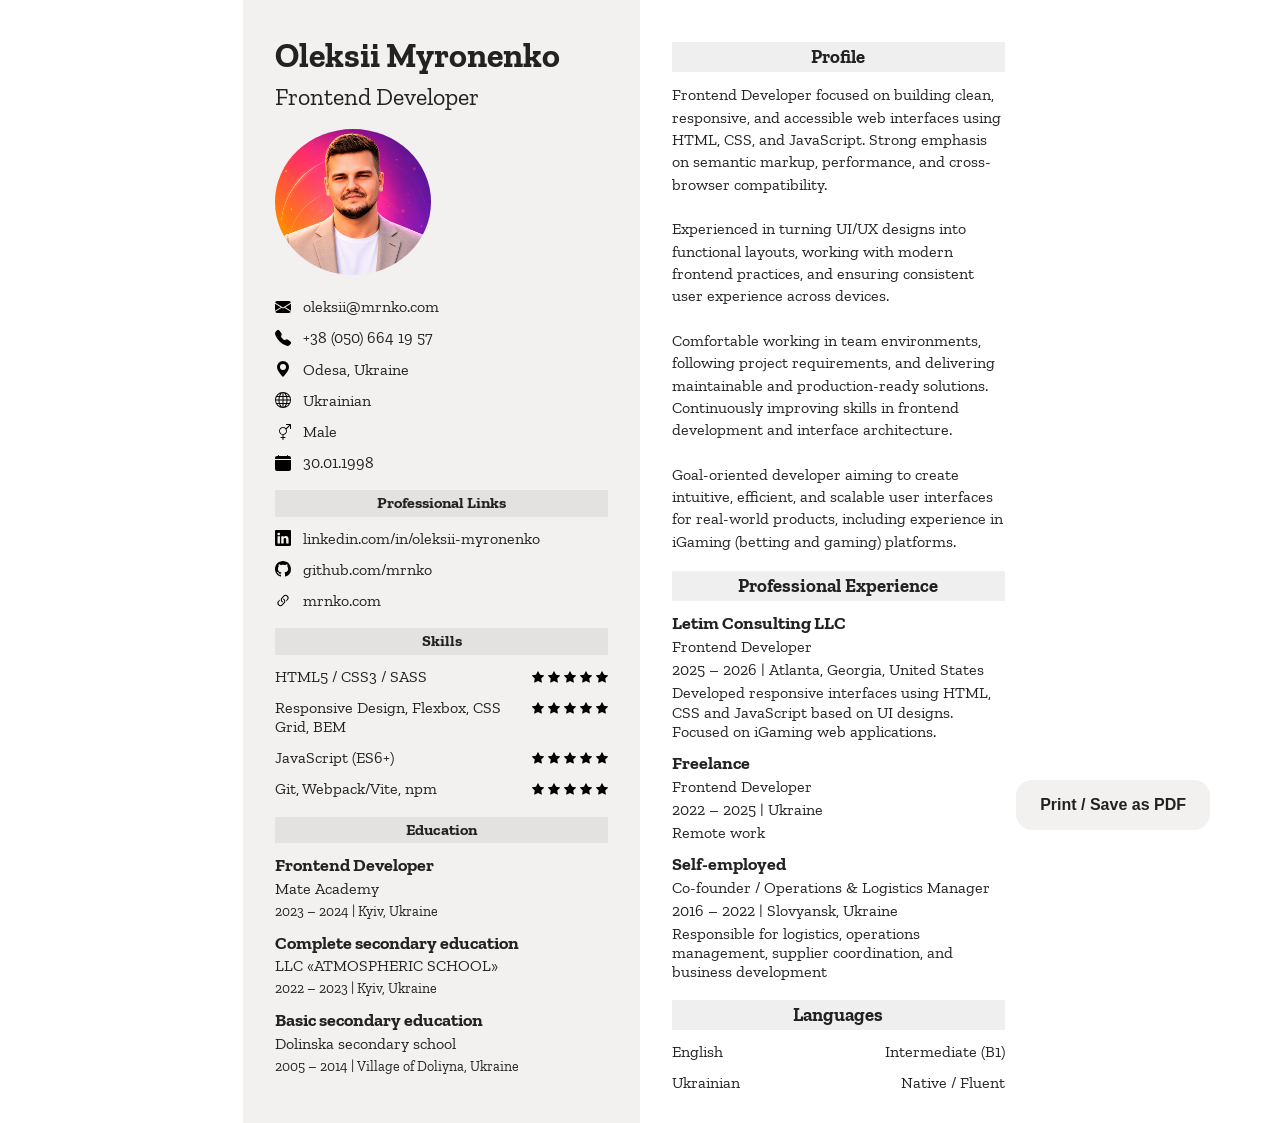
<file: index.html>
<!doctype html>
<html lang="en">
  <head>
    <meta charset="UTF-8" />
    <meta name="viewport" content="width=device-width, initial-scale=1.0" />
    <meta name="robots" content="noindex, nofollow" />
    <link
      rel="apple-touch-icon"
      sizes="180x180"
      href="/assets/images/favicon/apple-touch-icon.png"
    />
    <link
      rel="icon"
      type="image/png"
      sizes="32x32"
      href="/assets/images/favicon/favicon-32x32.png"
    />
    <link
      rel="icon"
      type="image/png"
      sizes="16x16"
      href="/assets/images/favicon/favicon-16x16.png"
    />
    <link rel="manifest" href="/assets/images/favicon/site.webmanifest" />
    <title>Oleksii Myronenko | Frontend Developer | CV</title>
    <link rel="stylesheet" href="assets/css/styles.css" />
  </head>
  <body>
    <div class="page">
      <aside class="sidebar sidebar__page">
        <h1 class="sidebar__title">Oleksii Myronenko</h1>
        <h2 class="sidebar__subtitle">Frontend Developer</h2>
        <img
          src="assets/images/oleksii-myronenko.jpg"
          title="Oleksii Myronenko | Frontend Developer"
          alt="Oleksii Myronenko | Frontend Developer"
          class="sidebar__photo"
        />
        <div class="sidebar__section">
          <ul class="sidebar__list">
            <li class="sidebar__list-item">
              <a href="mailto:oleksii@mrnko.com" class="sidebar__link">
                <img
                  src="assets/images/icons/envelope-fill.svg"
                  alt="E-mail"
                  class="sidebar__icon"
                />
                oleksii@mrnko.com
              </a>
            </li>
            <li class="sidebar__list-item">
              <a href="tel:+380506641957" class="sidebar__link">
                <img
                  src="assets/images/icons/telephone-fill.svg"
                  alt="Phone"
                  class="sidebar__icon"
                />
                +38 (050) 664 19 57
              </a>
            </li>
            <li class="sidebar__list-item">
              <img
                src="assets/images/icons/geo-alt-fill.svg"
                alt="Address"
                class="sidebar__icon"
              />
              Odesa, Ukraine
            </li>
            <li class="sidebar__list-item">
              <img
                src="assets/images/icons/globe.svg"
                alt="Nationality"
                class="sidebar__icon"
              />
              Ukrainian
            </li>
            <li class="sidebar__list-item">
              <img
                src="assets/images/icons/gender-ambiguous.svg"
                alt="Gender"
                class="sidebar__icon"
              />
              Male
            </li>
            <li class="sidebar__list-item">
              <img
                src="assets/images/icons/calendar-fill.svg"
                alt="Date of birth"
                class="sidebar__icon"
              />
              30.01.1998
            </li>
          </ul>
        </div>
        <section class="sidebar__section">
          <h4 class="heading sidebar__heading">Professional Links</h4>
          <ul class="sidebar__list">
            <li class="sidebar__list-item">
              <a
                href="https://www.linkedin.com/in/oleksii-myronenko"
                target="_blank"
                class="sidebar__link"
              >
                <img
                  src="assets/images/icons/linkedin.svg"
                  alt="LinkedIn"
                  class="sidebar__icon"
                />
                linkedin.com/in/oleksii-myronenko
              </a>
            </li>
            <li class="sidebar__list-item">
              <a
                href="https://github.com/mrnko"
                target="_blank"
                class="sidebar__link"
              >
                <img
                  src="assets/images/icons/github.svg"
                  alt="GitHub"
                  class="sidebar__icon"
                />
                github.com/mrnko
              </a>
            </li>
            <li class="sidebar__list-item">
              <a href="https://mrnko.com" target="_blank" class="sidebar__link">
                <img
                  src="assets/images/icons/link-45deg.svg"
                  alt="Official website"
                  class="sidebar__icon"
                />
                mrnko.com
              </a>
            </li>
          </ul>
        </section>
        <section class="sidebar__section">
          <h4 class="heading sidebar__heading">Skills</h4>
          <ul class="sidebar__list">
            <li class="sidebar__list-item sidebar__list-item--full">
              HTML5 / CSS3 / SASS
              <div class="stars">
                <div class="star"></div>
                <div class="star"></div>
                <div class="star"></div>
                <div class="star"></div>
                <div class="star"></div>
              </div>
            </li>
            <li class="sidebar__list-item sidebar__list-item--full">
              Responsive Design, Flexbox, CSS Grid, BEM
              <div class="stars">
                <div class="star"></div>
                <div class="star"></div>
                <div class="star"></div>
                <div class="star"></div>
                <div class="star"></div>
              </div>
            </li>
            <li class="sidebar__list-item sidebar__list-item--full">
              JavaScript (ES6+)
              <div class="stars">
                <div class="star"></div>
                <div class="star"></div>
                <div class="star"></div>
                <div class="star"></div>
                <div class="star"></div>
              </div>
            </li>
            <li class="sidebar__list-item sidebar__list-item--full">
              Git, Webpack/Vite, npm
              <div class="stars">
                <div class="star"></div>
                <div class="star"></div>
                <div class="star"></div>
                <div class="star"></div>
                <div class="star"></div>
              </div>
            </li>
          </ul>
        </section>
        <section class="sidebar__section">
          <h4 class="heading sidebar__heading">Education</h4>
          <ul class="sidebar__list">
            <li class="sidebar__list-item sidebar__list-item--vertical">
              <h5 class="big">Frontend Developer</h5>
              <p>Mate Academy</p>
              <p class="small">2023 – 2024 | Kyiv, Ukraine</p>
            </li>
            <li class="sidebar__list-item sidebar__list-item--vertical">
              <h5 class="big">Complete secondary education</h5>
              <p>LLC «ATMOSPHERIC SCHOOL»</p>
              <p class="small">2022 – 2023 | Kyiv, Ukraine</p>
            </li>
            <li class="sidebar__list-item sidebar__list-item--vertical">
              <h5 class="big">Basic secondary education</h5>
              <p>Dolinska secondary school</p>
              <p class="small">2005 – 2014 | Village of Doliyna, Ukraine</p>
            </li>
          </ul>
        </section>
      </aside>
      <main class="content page__content">
        <section class="content__section">
          <h3 class="heading heading--light content__heading">Profile</h3>
          <div class="content__text">
            <p class="content__paragraph">
              Frontend Developer focused on building clean, responsive, and
              accessible web interfaces using HTML, CSS, and JavaScript. Strong
              emphasis on semantic markup, performance, and cross-browser
              compatibility.
            </p>
            <p class="content__paragraph">
              Experienced in turning UI/UX designs into functional layouts,
              working with modern frontend practices, and ensuring consistent
              user experience across devices.
            </p>
            <p class="content__paragraph">
              Comfortable working in team environments, following project
              requirements, and delivering maintainable and production-ready
              solutions. Continuously improving skills in frontend development
              and interface architecture.
            </p>
            <p class="content__paragraph">
              Goal-oriented developer aiming to create intuitive, efficient, and
              scalable user interfaces for real-world products, including
              experience in iGaming (betting and gaming) platforms.
            </p>
          </div>
        </section>
        <section class="content__section">
          <h3 class="heading heading--light content__heading">
            Professional Experience
          </h3>
          <ul class="sidebar__list">
            <li class="sidebar__list-item sidebar__list-item--vertical">
              <h5 class="big">Letim Consulting LLC</h5>
              <p>Frontend Developer</p>
              <p class="space">2025 – 2026 | Atlanta, Georgia, United States</p>
              <p>
                Developed responsive interfaces using HTML, CSS and JavaScript
                based on UI designs. Focused on iGaming web applications.
              </p>
            </li>
            <li class="sidebar__list-item sidebar__list-item--vertical">
              <h5 class="big">Freelance</h5>
              <p>Frontend Developer</p>
              <p class="space">2022 – 2025 | Ukraine</p>
              <p>Remote work</p>
            </li>
            <li class="sidebar__list-item sidebar__list-item--vertical">
              <h5 class="big">Self-employed</h5>
              <p>Co-founder / Operations & Logistics Manager</p>
              <p class="space">2016 – 2022 | Slovyansk, Ukraine</p>
              <p>
                Responsible for logistics, operations management, supplier
                coordination, and business development
              </p>
            </li>
          </ul>
        </section>
        <section class="content__section">
          <h3 class="heading heading--light content__heading">Languages</h3>
          <ul class="sidebar__list">
            <li class="sidebar__list-item sidebar__list-item--full">
              English
              <div class="skills">Intermediate (B1)</div>
            </li>
            <li class="sidebar__list-item sidebar__list-item--full">
              Ukrainian
              <div class="skills">Native / Fluent</div>
            </li>
          </ul>
        </section>
      </main>
    </div>

    <button id="print-button">Print / Save as PDF</button>

    <script>
      document.getElementById("print-button").addEventListener("click", () => {
        window.print();
      });
    </script>
  </body>
</html>
</file>
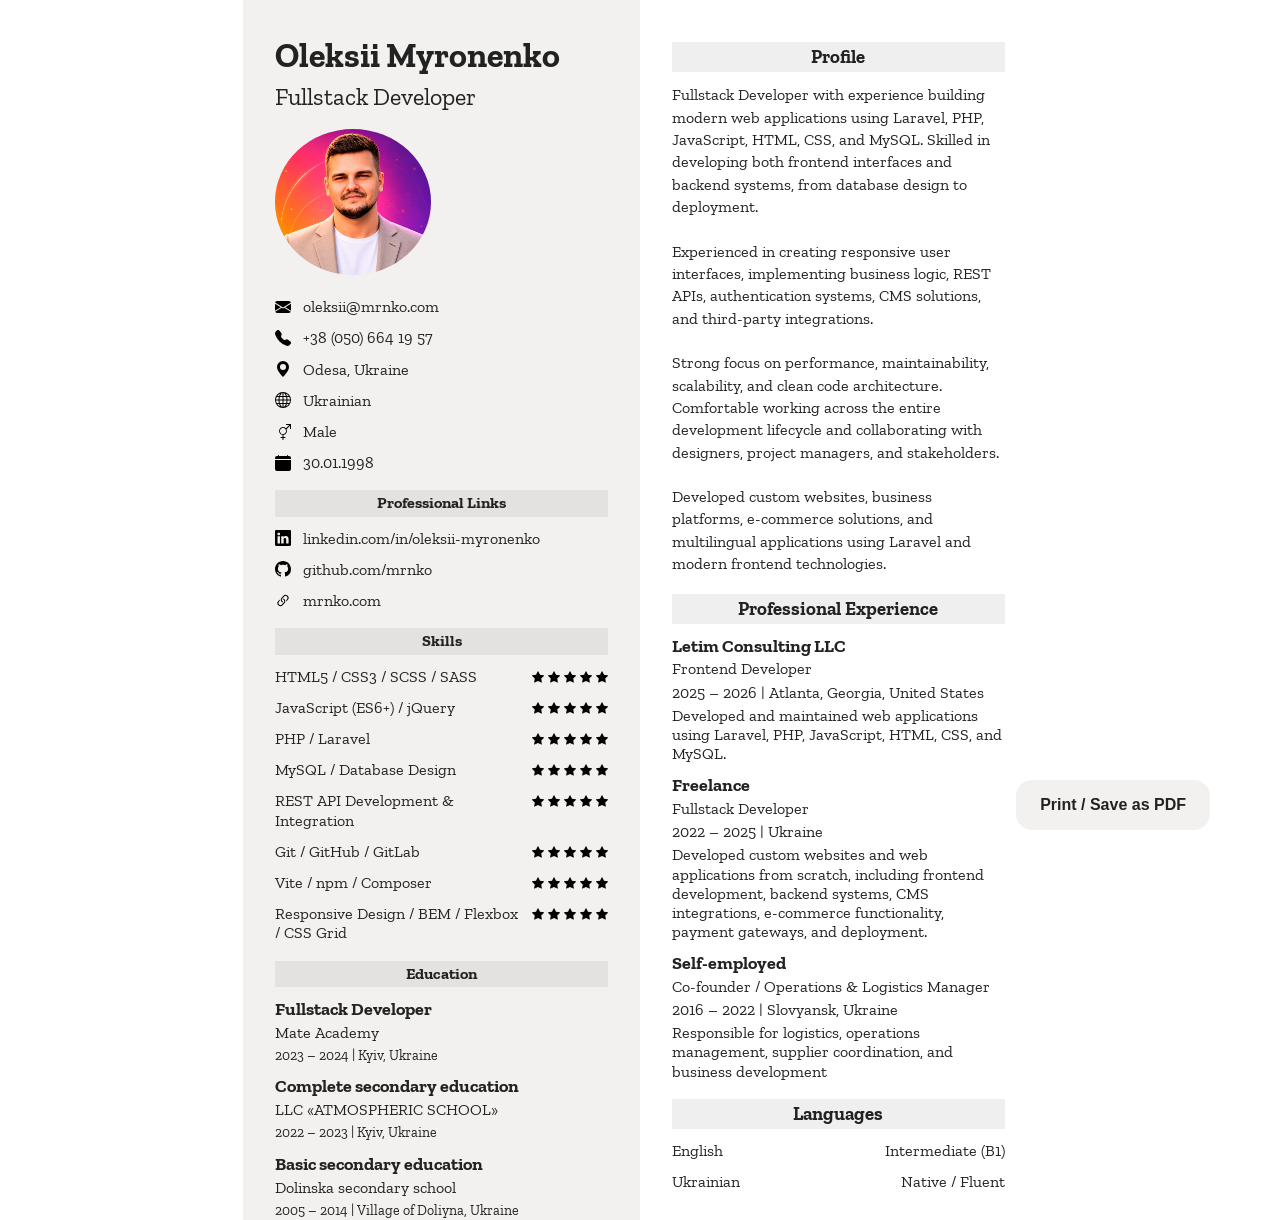
<file: fullstack.html>
<!doctype html>
<html lang="en">
  <head>
    <meta charset="UTF-8" />
    <meta name="viewport" content="width=device-width, initial-scale=1.0" />
    <meta name="robots" content="noindex, nofollow" />
    <link
      rel="apple-touch-icon"
      sizes="180x180"
      href="/assets/images/favicon/apple-touch-icon.png"
    />
    <link
      rel="icon"
      type="image/png"
      sizes="32x32"
      href="/assets/images/favicon/favicon-32x32.png"
    />
    <link
      rel="icon"
      type="image/png"
      sizes="16x16"
      href="/assets/images/favicon/favicon-16x16.png"
    />
    <link rel="manifest" href="/assets/images/favicon/site.webmanifest" />
    <title>Oleksii Myronenko | Fullstack Developer | CV</title>
    <link rel="stylesheet" href="assets/css/styles.css" />
  </head>
  <body>
    <div class="page">
      <aside class="sidebar sidebar__page">
        <h1 class="sidebar__title">Oleksii Myronenko</h1>
        <h2 class="sidebar__subtitle">Fullstack Developer</h2>
        <img
          src="assets/images/oleksii-myronenko.jpg"
          title="Oleksii Myronenko | Fullstack Developer"
          alt="Oleksii Myronenko | Fullstack Developer"
          class="sidebar__photo"
        />
        <div class="sidebar__section">
          <ul class="sidebar__list">
            <li class="sidebar__list-item">
              <a href="mailto:oleksii@mrnko.com" class="sidebar__link">
                <img
                  src="assets/images/icons/envelope-fill.svg"
                  alt="E-mail"
                  class="sidebar__icon"
                />
                oleksii@mrnko.com
              </a>
            </li>
            <li class="sidebar__list-item">
              <a href="tel:+380506641957" class="sidebar__link">
                <img
                  src="assets/images/icons/telephone-fill.svg"
                  alt="Phone"
                  class="sidebar__icon"
                />
                +38 (050) 664 19 57
              </a>
            </li>
            <li class="sidebar__list-item">
              <img
                src="assets/images/icons/geo-alt-fill.svg"
                alt="Address"
                class="sidebar__icon"
              />
              Odesa, Ukraine
            </li>
            <li class="sidebar__list-item">
              <img
                src="assets/images/icons/globe.svg"
                alt="Nationality"
                class="sidebar__icon"
              />
              Ukrainian
            </li>
            <li class="sidebar__list-item">
              <img
                src="assets/images/icons/gender-ambiguous.svg"
                alt="Gender"
                class="sidebar__icon"
              />
              Male
            </li>
            <li class="sidebar__list-item">
              <img
                src="assets/images/icons/calendar-fill.svg"
                alt="Date of birth"
                class="sidebar__icon"
              />
              30.01.1998
            </li>
          </ul>
        </div>
        <section class="sidebar__section">
          <h4 class="heading sidebar__heading">Professional Links</h4>
          <ul class="sidebar__list">
            <li class="sidebar__list-item">
              <a
                href="https://www.linkedin.com/in/oleksii-myronenko"
                target="_blank"
                class="sidebar__link"
              >
                <img
                  src="assets/images/icons/linkedin.svg"
                  alt="LinkedIn"
                  class="sidebar__icon"
                />
                linkedin.com/in/oleksii-myronenko
              </a>
            </li>
            <li class="sidebar__list-item">
              <a
                href="https://github.com/mrnko"
                target="_blank"
                class="sidebar__link"
              >
                <img
                  src="assets/images/icons/github.svg"
                  alt="GitHub"
                  class="sidebar__icon"
                />
                github.com/mrnko
              </a>
            </li>
            <li class="sidebar__list-item">
              <a href="https://mrnko.com" target="_blank" class="sidebar__link">
                <img
                  src="assets/images/icons/link-45deg.svg"
                  alt="Official website"
                  class="sidebar__icon"
                />
                mrnko.com
              </a>
            </li>
          </ul>
        </section>
        <section class="sidebar__section">
          <h4 class="heading sidebar__heading">Skills</h4>
          <ul class="sidebar__list">
            <li class="sidebar__list-item sidebar__list-item--full">
              HTML5 / CSS3 / SCSS / SASS
              <div class="stars">
                <div class="star"></div>
                <div class="star"></div>
                <div class="star"></div>
                <div class="star"></div>
                <div class="star"></div>
              </div>
            </li>

            <li class="sidebar__list-item sidebar__list-item--full">
              JavaScript (ES6+) / jQuery
              <div class="stars">
                <div class="star"></div>
                <div class="star"></div>
                <div class="star"></div>
                <div class="star"></div>
                <div class="star"></div>
              </div>
            </li>

            <li class="sidebar__list-item sidebar__list-item--full">
              PHP / Laravel
              <div class="stars">
                <div class="star"></div>
                <div class="star"></div>
                <div class="star"></div>
                <div class="star"></div>
                <div class="star"></div>
              </div>
            </li>

            <li class="sidebar__list-item sidebar__list-item--full">
              MySQL / Database Design
              <div class="stars">
                <div class="star"></div>
                <div class="star"></div>
                <div class="star"></div>
                <div class="star"></div>
                <div class="star"></div>
              </div>
            </li>

            <li class="sidebar__list-item sidebar__list-item--full">
              REST API Development & Integration
              <div class="stars">
                <div class="star"></div>
                <div class="star"></div>
                <div class="star"></div>
                <div class="star"></div>
                <div class="star"></div>
              </div>
            </li>

            <li class="sidebar__list-item sidebar__list-item--full">
              Git / GitHub / GitLab
              <div class="stars">
                <div class="star"></div>
                <div class="star"></div>
                <div class="star"></div>
                <div class="star"></div>
                <div class="star"></div>
              </div>
            </li>

            <li class="sidebar__list-item sidebar__list-item--full">
              Vite / npm / Composer
              <div class="stars">
                <div class="star"></div>
                <div class="star"></div>
                <div class="star"></div>
                <div class="star"></div>
                <div class="star"></div>
              </div>
            </li>

            <li class="sidebar__list-item sidebar__list-item--full">
              Responsive Design / BEM / Flexbox / CSS Grid
              <div class="stars">
                <div class="star"></div>
                <div class="star"></div>
                <div class="star"></div>
                <div class="star"></div>
                <div class="star"></div>
              </div>
            </li>
          </ul>
        </section>
        <section class="sidebar__section">
          <h4 class="heading sidebar__heading">Education</h4>
          <ul class="sidebar__list">
            <li class="sidebar__list-item sidebar__list-item--vertical">
              <h5 class="big">Fullstack Developer</h5>
              <p>Mate Academy</p>
              <p class="small">2023 – 2024 | Kyiv, Ukraine</p>
            </li>
            <li class="sidebar__list-item sidebar__list-item--vertical">
              <h5 class="big">Complete secondary education</h5>
              <p>LLC «ATMOSPHERIC SCHOOL»</p>
              <p class="small">2022 – 2023 | Kyiv, Ukraine</p>
            </li>
            <li class="sidebar__list-item sidebar__list-item--vertical">
              <h5 class="big">Basic secondary education</h5>
              <p>Dolinska secondary school</p>
              <p class="small">2005 – 2014 | Village of Doliyna, Ukraine</p>
            </li>
          </ul>
        </section>
      </aside>
      <main class="content page__content">
        <section class="content__section">
          <h3 class="heading heading--light content__heading">Profile</h3>

          <div class="content__text">
            <p class="content__paragraph">
              Fullstack Developer with experience building modern web
              applications using Laravel, PHP, JavaScript, HTML, CSS, and MySQL.
              Skilled in developing both frontend interfaces and backend
              systems, from database design to deployment.
            </p>

            <p class="content__paragraph">
              Experienced in creating responsive user interfaces, implementing
              business logic, REST APIs, authentication systems, CMS solutions,
              and third-party integrations.
            </p>

            <p class="content__paragraph">
              Strong focus on performance, maintainability, scalability, and
              clean code architecture. Comfortable working across the entire
              development lifecycle and collaborating with designers, project
              managers, and stakeholders.
            </p>

            <p class="content__paragraph">
              Developed custom websites, business platforms, e-commerce
              solutions, and multilingual applications using Laravel and modern
              frontend technologies.
            </p>
          </div>
        </section>
        <section class="content__section">
          <h3 class="heading heading--light content__heading">
            Professional Experience
          </h3>
          <ul class="sidebar__list">
            <li class="sidebar__list-item sidebar__list-item--vertical">
              <h5 class="big">Letim Consulting LLC</h5>
              <p>Frontend Developer</p>
              <p class="space">2025 – 2026 | Atlanta, Georgia, United States</p>
              <p>
                Developed and maintained web applications using Laravel, PHP,
                JavaScript, HTML, CSS, and MySQL.
              </p>
            </li>
            <li class="sidebar__list-item sidebar__list-item--vertical">
              <h5 class="big">Freelance</h5>
              <p>Fullstack Developer</p>
              <p class="space">2022 – 2025 | Ukraine</p>
              <p>
                Developed custom websites and web applications from scratch,
                including frontend development, backend systems, CMS
                integrations, e-commerce functionality, payment gateways, and
                deployment.
              </p>
            </li>
            <li class="sidebar__list-item sidebar__list-item--vertical">
              <h5 class="big">Self-employed</h5>
              <p>Co-founder / Operations & Logistics Manager</p>
              <p class="space">2016 – 2022 | Slovyansk, Ukraine</p>
              <p>
                Responsible for logistics, operations management, supplier
                coordination, and business development
              </p>
            </li>
          </ul>
        </section>
        <section class="content__section">
          <h3 class="heading heading--light content__heading">Languages</h3>
          <ul class="sidebar__list">
            <li class="sidebar__list-item sidebar__list-item--full">
              English
              <div class="skills">Intermediate (B1)</div>
            </li>
            <li class="sidebar__list-item sidebar__list-item--full">
              Ukrainian
              <div class="skills">Native / Fluent</div>
            </li>
          </ul>
        </section>
      </main>
    </div>

    <button id="print-button">Print / Save as PDF</button>

    <script>
      document.getElementById("print-button").addEventListener("click", () => {
        window.print();
      });
    </script>
  </body>
</html>
</file>
<file: assets/css/styles.css>
/* Fonts */
@font-face {
  font-family: "ZillaSlab";
  src: url("../fonts/ZillaSlab-Regular.woff2") format("woff2");
  font-weight: 400;
  font-style: normal;
  font-display: swap;
}

@font-face {
  font-family: "ZillaSlab";
  src: url("../fonts/ZillaSlab-Bold.woff2") format("woff2");
  font-weight: 700;
  font-style: normal;
  font-display: swap;
}

/* Global */
* {
  box-sizing: border-box;
  margin: 0;
  padding: 0;
}

body {
  font-family: "ZillaSlab", Arial, Helvetica, sans-serif;
  font-weight: 400;
  line-height: 1.4;
  font-size: 16px;
  color: #222;
  background-color: #fff;
}

h1,
h2,
h3,
h4,
h5,
h6 {
  font-weight: 700;
}

ul {
  list-style: none;
  margin-left: 0;
  padding-left: 0;
}

img {
  max-width: 100%;
  height: auto;
}

a {
  color: inherit;
  text-decoration: none;
}

a:hover {
  text-decoration: underline;
}

/* Classes */
.heading {
  margin-bottom: 12px;
  padding: 2px;
  display: flex;
  justify-content: center;
  align-items: center;
  background-color: #E3E2E0;
  font-weight: 700;
}

.heading--light {
  background-color: #EFEFEF;
}

.stars {
  margin-top: 4px;
  display: flex;
  align-items: center;
  gap: 0 4px;
}

.skills {
  display: flex;
  align-items: center;
  gap: 0 4px;
}

.star {
  width: 12px;
  height: 12px;
  background: url('../images/icons/star-fill.svg') no-repeat center;
  background-size: cover;
}

.big {
  font-size: 18px;
  margin-bottom: 2px;
}

.small {
  font-size: 14px;
  margin-top: 6px;
}

.space {
  margin: 4px 0;
}

/* A4 Page */
.page {
  width: 210mm;
  min-height: 297mm;
  margin: auto;
  display: flex;
}

/* Sidebar */
.sidebar {
  width: 50%;
  padding: 32px 32px 0 32px;
  background-color: #F2F1EF;
}

.sidebar__title {
  font-size: 34px;
}

.sidebar__subtitle {
  font-weight: 400;
  font-size: 24px;
}

.sidebar__photo {
  margin: 16px 0;
  max-width: 156px;
  border-radius: 50%;
}

.sidebar__section:not(:last-child) {
  margin-bottom: 18px;
}

.sidebar__list {
  display: flex;
  flex-direction: column;
  gap: 12px 0;
}

.sidebar__list-item,
.sidebar__link {
  display: flex;
  align-items: center;
  gap: 0 12px;
  word-break: break-word;
  line-height: 1.2;
}

.sidebar__list-item--full {
  justify-content: space-between;
  align-items: flex-start;
  gap: 0 12px;
}

.sidebar__list-item--vertical {
  flex-direction: column;
  align-items: flex-start;
}

/* Content */
.content {
  width: 50%;
  padding: 42px 32px 0 32px;
}

.content__section:not(:last-child) {
  margin-bottom: 18px;
}

.content__text {
  display: flex;
  flex-direction: column;
  gap: 22px 0;
}

/* Print button */
#print-button {
  position: fixed;
  bottom: 70px;
  right: 70px;
  padding: 16px 24px;
  background-color: #F2F1EF;
  color: #222;
  border-radius: 16px;
  border: none;
  font-weight: 700;
  font-size: 16px;
  cursor: pointer;
  transition: all .2s ease;
}

#print-button:hover {
  transform: translateY(-5px);
  background-color: #222;
  color: #F2F1EF;
}

#print-button:active {
  transform: translateY(2px);
}

/* Print styles */
@media print {
  body {
    background: none;
    -webkit-print-color-adjust: exact;
    print-color-adjust: exact;
  }

  a {
    text-decoration: none;
  }

  #print-button {
    display: none;
  }
}
</file>
